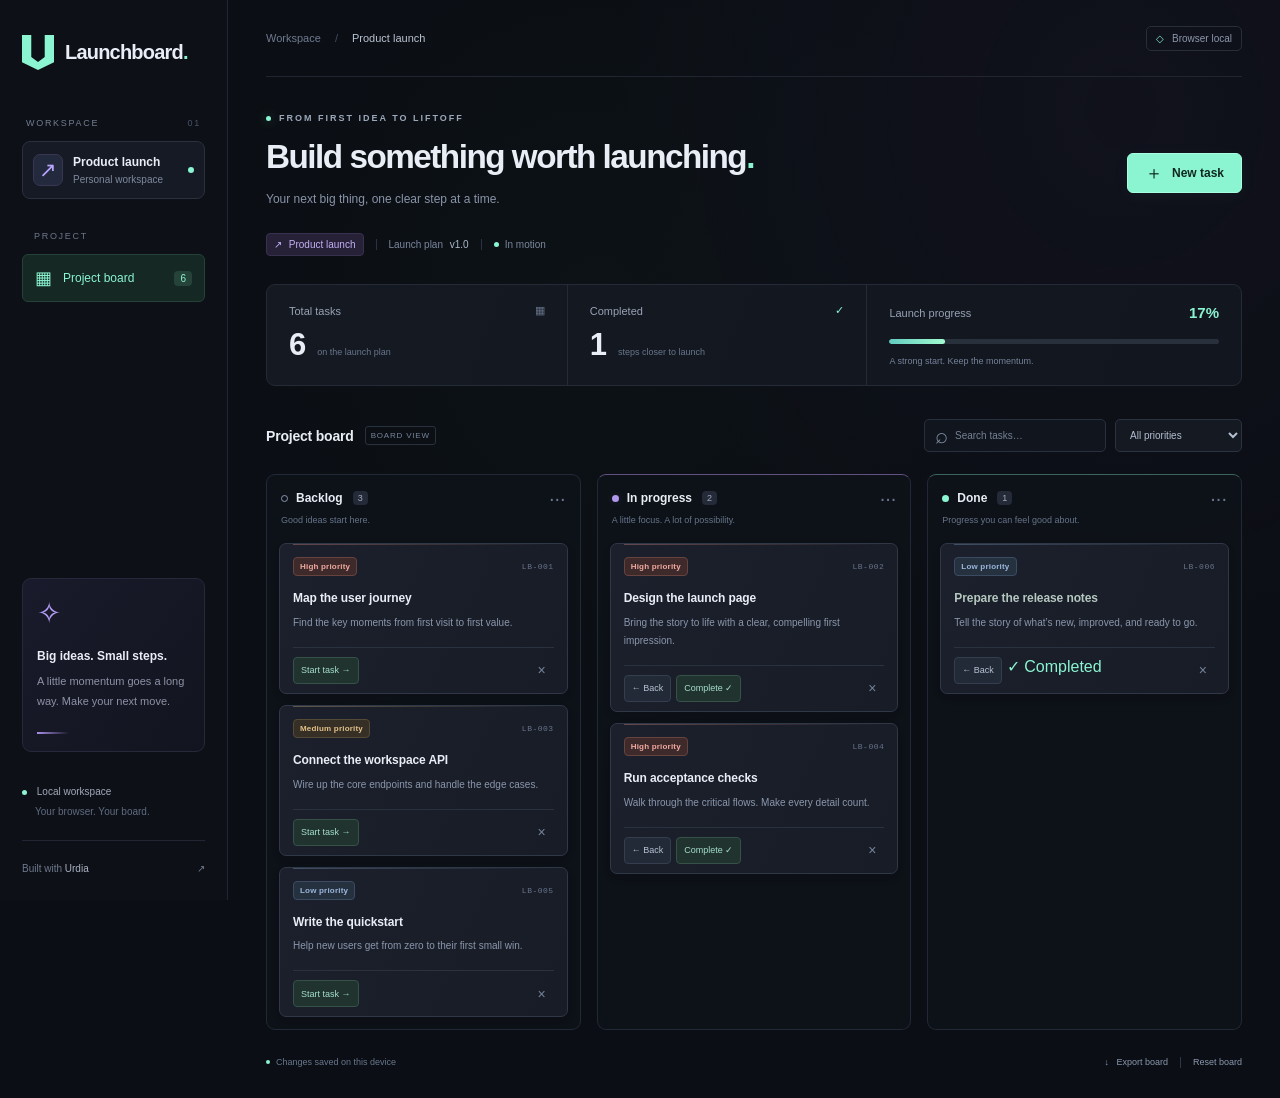
<file: examples/launchboard/app/index.html>
<!doctype html>
<html lang="en">
<head>
  <meta charset="utf-8">
  <meta name="viewport" content="width=device-width, initial-scale=1">
  <meta name="color-scheme" content="dark">
  <meta name="theme-color" content="#0b0e14">
  <title>Launchboard — Workspace</title>
  <link rel="stylesheet" href="styles.css">
  <script src="app.js" defer></script>
</head>
<body>
  <div class="app-shell">
    <aside class="sidebar" aria-label="Project navigation">
      <a class="brand" href="#main"><span class="u-mark" aria-hidden="true">U</span><span>Launchboard<span class="brand-dot">.</span></span></a>
      <div class="workspace-label">WORKSPACE <span>01</span></div>
      <div class="project-link"><span class="project-symbol" aria-hidden="true">↗</span><span>Product launch<small>Personal workspace</small></span><span class="live-dot" aria-label="Active project"></span></div>
      <div class="rail-heading">PROJECT</div>
      <a class="nav-link active" href="#board"><span aria-hidden="true">▦</span> Project board <span class="nav-count" id="rail-count">6</span></a>
      <div class="sidebar-note"><span class="note-orbit" aria-hidden="true">✧</span><strong>Big ideas. Small steps.</strong><p>A little momentum goes a long way. Make your next move.</p><span class="note-line"></span></div>
      <div class="sidebar-bottom"><span class="local-indicator"></span> Local workspace<span class="local-detail">Your browser. Your board.</span><span class="credit">Built with <strong>Urdia</strong> <span aria-hidden="true">↗</span></span></div>
    </aside>
    <main id="main">
      <div class="topbar"><div class="breadcrumb">Workspace <span>/</span> <strong>Product launch</strong></div><span class="private-badge"><span aria-hidden="true">◇</span> Browser local</span></div>
      <header class="project-header">
        <div class="eyebrow"><span></span> FROM FIRST IDEA TO LIFTOFF</div>
        <div class="title-row"><div><h1>Build something<br class="mobile-break"> worth launching<span>.</span></h1><p>Your next big thing, one clear step at a time.</p></div><button class="primary-button" id="new-task" type="button"><span aria-hidden="true">＋</span> New task</button></div>
        <div class="project-meta"><span class="project-tag"><span aria-hidden="true">↗</span> Product launch</span><span class="meta-separator"></span><span>Launch plan <span class="version">v1.0</span></span><span class="meta-separator"></span><span class="active-status"><i></i> In motion</span></div>
      </header>
      <section class="metrics" aria-label="Project progress">
        <div class="metric"><span class="metric-label">Total tasks <span aria-hidden="true">▦</span></span><div><strong id="total-count">6</strong><span class="metric-caption">on the launch plan</span></div></div>
        <div class="metric"><span class="metric-label">Completed <span class="mint" aria-hidden="true">✓</span></span><div><strong id="done-count">1</strong><span class="metric-caption">steps closer to launch</span></div></div>
        <div class="metric progress-metric"><span class="metric-label">Launch progress <span class="mint" id="completion-rate">17%</span></span><div class="progress-track" role="progressbar" aria-label="Tasks completed" aria-valuemin="0" aria-valuemax="100" aria-valuenow="17" id="completion-progress"><div id="progress-fill"></div></div><span class="progress-caption" id="progress-caption">A strong start. Keep the momentum.</span></div>
      </section>
      <div class="board-toolbar"><div class="board-label"><h2>Project board</h2><span class="board-view">BOARD VIEW</span></div><div class="filters"><label class="search-box" for="search"><span aria-hidden="true">⌕</span><input id="search" type="search" placeholder="Search tasks…" autocomplete="off" aria-label="Search tasks"></label><label class="priority-control"><span class="sr-only">Filter by priority</span><select id="priority-filter"><option value="all">All priorities</option><option value="high">High priority</option><option value="medium">Medium priority</option><option value="low">Low priority</option></select></label></div></div>
      <p id="saving-warning" class="saving-warning" role="status" hidden></p>
      <div id="board" class="board">
        <section class="lane" data-lane="backlog" aria-labelledby="backlog-heading"><div class="lane-heading"><h3 id="backlog-heading"><span class="lane-dot backlog-dot"></span>Backlog <span class="lane-count">3</span></h3><span class="lane-symbol" aria-hidden="true">···</span></div><p class="lane-caption">Good ideas start here.</p><div class="task-list"></div></section>
        <section class="lane" data-lane="progress" aria-labelledby="progress-heading"><div class="lane-heading"><h3 id="progress-heading"><span class="lane-dot progress-dot"></span>In progress <span class="lane-count">2</span></h3><span class="lane-symbol" aria-hidden="true">···</span></div><p class="lane-caption">A little focus. A lot of possibility.</p><div class="task-list"></div></section>
        <section class="lane" data-lane="done" aria-labelledby="done-heading"><div class="lane-heading"><h3 id="done-heading"><span class="lane-dot done-dot"></span>Done <span class="lane-count">1</span></h3><span class="lane-symbol" aria-hidden="true">···</span></div><p class="lane-caption">Progress you can feel good about.</p><div class="task-list"></div></section>
      </div>
      <footer class="board-footer"><span><span class="local-indicator"></span><span id="save-status">Changes saved on this device</span></span><div><button id="export-board" type="button"><span aria-hidden="true">↓</span> Export board</button><span class="footer-divider"></span><button id="reset-board" type="button">Reset board</button></div></footer>
    </main>
  </div>
  <dialog id="task-dialog" aria-labelledby="dialog-title" aria-describedby="dialog-description"><form id="task-form" novalidate><div class="dialog-eyebrow">MAKE YOUR NEXT MOVE</div><h2 id="dialog-title">A new step forward.</h2><p id="dialog-description">Add a task to your launch backlog.</p><label for="task-title">Task title <span>*</span></label><input id="task-title" name="title" required maxlength="80" placeholder="What needs to happen?" aria-describedby="title-error" autocomplete="off"><p id="title-error" class="field-error" role="alert" hidden></p><label for="task-description">Description <span class="optional">Optional</span></label><textarea id="task-description" name="description" maxlength="280" rows="4" placeholder="A few details to guide the way…"></textarea><label for="task-priority">Priority</label><select id="task-priority" name="priority"><option value="medium">Medium priority</option><option value="high">High priority</option><option value="low">Low priority</option></select><p id="form-error" class="field-error" role="alert" hidden></p><div class="dialog-actions"><button id="cancel-task" class="secondary-button" type="button">Cancel</button><button id="save-task" class="primary-button" type="submit">Create task <span aria-hidden="true">↗</span></button></div></form></dialog>
  <div id="announcements" class="sr-only" role="status" aria-live="polite"></div>
</body>
</html>
</file>
<file: examples/launchboard/app/styles.css>
:root{font-family:Inter,ui-sans-serif,-apple-system,BlinkMacSystemFont,"Segoe UI",sans-serif;color:#e9edf5;background:#0b0e14;font-synthesis:none;--mint:#8bf5d1;--muted:#818a9c;--border:#242a36}*{box-sizing:border-box}body{margin:0;min-width:0}button,input,textarea,select{font:inherit}button,a,input,textarea,select{-webkit-tap-highlight-color:transparent}button{cursor:pointer}button:disabled{cursor:default;opacity:.35}a{color:inherit;text-decoration:none}button:focus-visible,a:focus-visible,input:focus-visible,select:focus-visible,textarea:focus-visible{outline:2px solid var(--mint);outline-offset:4px}button{transition:background .18s,border-color .18s,transform .18s}button:hover{filter:brightness(1.15)}[hidden]{display:none!important}.app-shell{display:grid;grid-template-columns:228px minmax(0,1fr);min-height:100vh}.sidebar{padding:35px 22px 23px;background:#0d1017;border-right:1px solid #222632;display:flex;flex-direction:column;position:sticky;top:0;height:100vh}.brand{display:flex;align-items:center;gap:11px;font-size:20px;font-weight:750;letter-spacing:-.8px;white-space:nowrap}.brand-dot{color:var(--mint)}.u-mark{display:grid;place-items:center;width:32px;height:35px;color:#0b1717;background:var(--mint);font-size:25px;font-weight:900;clip-path:polygon(0 0,29% 0,29% 63%,50% 77%,71% 63%,71% 0,100% 0,100% 78%,50% 100%,0 78%);padding-bottom:9px;font-size:0}.workspace-label{display:flex;justify-content:space-between;font-size:9px;letter-spacing:1.7px;color:#737e91;margin:48px 4px 13px}.workspace-label span{color:#495367}.project-link{display:flex;align-items:center;gap:10px;border:1px solid #2a303e;border-radius:8px;background:#151a24;padding:12px 10px;font-size:12px;font-weight:600}.project-link small{display:block;margin-top:5px;font-size:10px;font-weight:400;color:#7e899d}.project-symbol{background:#232a3d;color:#b9a5ff;border:1px solid #383653;border-radius:7px;font-size:21px;width:30px;height:32px;display:grid;place-items:center}.live-dot,.local-indicator{width:6px;height:6px;border-radius:50%;background:var(--mint);flex-shrink:0}.live-dot{margin-left:auto}.rail-heading{font-size:9px;letter-spacing:1.7px;color:#6c778b;margin:32px 12px 13px}.nav-link{display:flex;align-items:center;gap:11px;font-size:12px;padding:12px;border-radius:6px}.nav-link.active{color:var(--mint);background:#152823;border:1px solid #254238}.nav-link>span:first-child{font-size:18px}.nav-count{margin-left:auto;font-size:10px;background:#254338;padding:2px 6px;border-radius:4px}.sidebar-note{border:1px solid #28283a;background:linear-gradient(130deg,#191a2b,#12151f);padding:17px 14px;border-radius:9px;margin-top:auto;margin-bottom:31px;position:relative;overflow:hidden}.note-orbit{display:block;color:#b6a1fc;font-size:29px;margin-bottom:16px}.sidebar-note strong{font-size:12px;font-weight:600}.sidebar-note p{font-size:11px;line-height:1.8;color:#8d92a6;margin:8px 0 20px}.note-line{display:block;height:2px;width:32px;background:linear-gradient(90deg,#aa8de9,transparent)}.sidebar-bottom{font-size:10px;color:#a0a9b9;line-height:1.7}.sidebar-bottom>.local-indicator{display:inline-block;margin-right:7px;width:5px;height:5px}.local-detail{display:block;font-size:10px;color:#5f6b80;margin:3px 0 20px 13px}.credit{border-top:1px solid #222632;display:block;padding-top:19px;font-size:10px;color:#6f7a8d}.credit strong{color:#abb4c4;font-weight:500}.credit>span{float:right}main{min-width:0;padding:0 38px 25px;background:radial-gradient(ellipse at 85% 10%,#29213f30,transparent 40%),radial-gradient(ellipse at 35% 28%,#19413313,transparent 45%)}.topbar{height:77px;display:flex;align-items:center;justify-content:space-between;border-bottom:1px solid #202530;font-size:11px}.breadcrumb{color:#6f7b90}.breadcrumb span{margin:0 11px;color:#424c60}.breadcrumb strong{color:#bac3d1;font-weight:500}.private-badge{color:#8b97aa;border:1px solid #272e3a;border-radius:5px;padding:6px 9px;font-size:10px}.private-badge>span{color:var(--mint);margin-right:5px}.project-header{padding:36px 0 28px}.eyebrow{color:#9ca8b8;letter-spacing:2px;font-size:9px;font-weight:600;display:flex;align-items:center;gap:8px}.eyebrow>span{height:5px;width:5px;background:var(--mint);box-shadow:0 0 12px #8bf5d166;border-radius:50%}.title-row{display:flex;align-items:center;justify-content:space-between;gap:18px;margin-top:14px}h1{font-size:clamp(26px,2.6vw,38px);letter-spacing:-1.5px;font-weight:650;line-height:1.2;margin:0}h1>span{color:var(--mint)}.mobile-break{display:none}.title-row p{color:#8994a8;font-size:12px;line-height:1.7;margin:12px 0 0}.primary-button{background:var(--mint);color:#102720;border:1px solid #a7ffe0;border-radius:6px;padding:11px 17px;font-size:12px;font-weight:650;display:inline-flex;align-items:center;justify-content:center;gap:9px;white-space:nowrap;box-shadow:0 3px 18px #8bf5d10b}.primary-button>span{font-size:18px;line-height:16px}.project-meta{display:flex;align-items:center;gap:12px;font-size:10px;color:#7b879d;margin-top:24px;flex-wrap:wrap}.project-tag{color:#c2b1f6;background:#262137;border:1px solid #39304f;border-radius:4px;padding:5px 7px}.project-tag>span{margin-right:4px}.meta-separator{height:11px;width:1px;background:#2b3140}.version{color:#acb7c9;margin-left:4px}.active-status{display:flex;align-items:center;gap:6px}.active-status i{width:5px;height:5px;border-radius:50%;background:var(--mint)}.metrics{display:grid;grid-template-columns:1fr 1fr 1.25fr;border:1px solid var(--border);border-radius:9px;background:linear-gradient(110deg,#141922,#12161f);overflow:hidden}.metric{padding:19px 22px;min-width:0}.metric+.metric{border-left:1px solid var(--border)}.metric-label{display:flex;align-items:center;justify-content:space-between;font-size:11px;color:#98a3b5}.metric-label>span{color:#647187}.metric-label>.mint,.mint{color:var(--mint)}.metric>div:not(.progress-track){display:flex;align-items:baseline;gap:12px;margin-top:12px}.metric strong{font-size:31px;font-weight:550;line-height:1;letter-spacing:-1px}.metric-caption{font-size:9px;color:#68768c}.progress-metric .metric-label>span{font-size:15px;font-weight:600}.progress-track{height:5px;background:#28303b;border-radius:9px;margin-top:18px;overflow:hidden}.progress-track>div{height:100%;width:17%;background:linear-gradient(90deg,#63cbbf,#a1fbd0);border-radius:9px;transition:width .3s}.progress-caption{display:block;font-size:9px;color:#758299;margin-top:12px}.board-toolbar{display:flex;justify-content:space-between;align-items:center;gap:15px;margin:33px 0 22px}.board-label{display:flex;align-items:center;gap:11px}.board-label h2{font-size:14px;font-weight:600;letter-spacing:-.2px;margin:0}.board-view{font-size:8px;letter-spacing:.8px;color:#78859b;border:1px solid #29313d;border-radius:3px;padding:4px 5px}.filters{display:flex;gap:9px}.search-box{display:flex;align-items:center;gap:7px;border:1px solid #29303d;background:#11151d;padding:0 10px;border-radius:5px;color:#7d8ba2}.search-box>span{font-size:22px;line-height:1}.search-box input{width:140px;min-width:0;background:transparent;border:0;color:#d5ddea;font-size:10px;padding:10px 0;outline-offset:0}.search-box input::placeholder{color:#758196}select{color:#b5bfd0;border:1px solid #2b3240;background:#141922;border-radius:5px;padding:9px 26px 9px 10px;font-size:10px;max-width:100%}.board{display:grid;grid-template-columns:repeat(3,minmax(0,1fr));gap:16px;align-items:stretch}.lane{min-width:0;background:#10141c99;border:1px solid #222936;border-radius:9px;padding:16px 12px 12px;min-height:430px;position:relative}.lane[data-lane=progress]{border-top-color:#635183}.lane[data-lane=done]{border-top-color:#3b665b}.lane-heading{display:flex;justify-content:space-between;align-items:center;padding:0 2px}.lane-heading h3{display:flex;align-items:center;gap:8px;margin:0;font-weight:600;font-size:12px}.lane-dot{height:7px;width:7px;border-radius:50%;display:inline-block}.backlog-dot{border:1.5px solid #8b97b0}.progress-dot{background:#b297ef;box-shadow:0 0 9px #b297ef22}.done-dot{background:var(--mint)}.lane-count{font-size:9px;font-weight:500;background:#242a37;color:#a0acbf;padding:2px 5px;border-radius:4px;margin-left:2px}.lane-symbol{font-size:20px;color:#6c778c;line-height:10px}.lane-caption{font-size:9px;color:#66748a;margin:10px 2px 18px}.task-list{display:flex;flex-direction:column;gap:11px}.task-card{background:linear-gradient(115deg,#1b202c,#171c26);border:1px solid #303747;border-radius:7px;padding:13px 13px 0;position:relative;overflow:hidden;min-width:0;box-shadow:0 4px 12px #0000000c}.task-card::before{position:absolute;content:"";top:0;left:13px;right:13px;height:1px;background:linear-gradient(90deg,#f2968b55,transparent)}.task-card[data-priority=medium]::before{background:linear-gradient(90deg,#e5c48655,transparent)}.task-card[data-priority=low]::before{background:linear-gradient(90deg,#89acd155,transparent)}.card-top{display:flex;justify-content:space-between;align-items:center;gap:8px}.priority-badge{font-size:8px;font-weight:550;letter-spacing:.2px;padding:4px 6px;border:1px solid #66433e;border-radius:4px;color:#f2aaa0;background:#3e2a2b}.priority-badge.medium{color:#e3c18a;background:#352f25;border-color:#554a36}.priority-badge.low{color:#9cb7dc;background:#263140;border-color:#3b4b62}.task-number{font-size:8px;letter-spacing:.5px;color:#68758b;font-family:ui-monospace,SFMono-Regular,Consolas,monospace}.task-card h4{font-size:12px;font-weight:600;line-height:1.55;letter-spacing:-.1px;margin:13px 0 6px;overflow-wrap:anywhere}.task-card p{font-size:10px;line-height:1.8;color:#8b97ac;margin:0 0 15px;overflow-wrap:anywhere;white-space:pre-wrap}.card-actions{border-top:1px solid #2a3240;padding:9px 0;display:flex;align-items:center;justify-content:space-between;gap:4px}.card-moves{display:flex;gap:5px}.card-actions button{border:1px solid #343e4e;border-radius:4px;background:#222a37;color:#b5c2d5;font-size:9px;padding:5px 7px;min-height:27px}.card-actions button[data-action=next]{color:#a5decc;border-color:#355148;background:#20332e}.card-actions button[data-action=delete]{font-size:14px;padding:3px 7px;background:transparent;border-color:transparent;color:#76849b}.task-card[data-status=done] h4{color:#b5c8c0}.empty-lane{border:1px dashed #303948;border-radius:7px;padding:25px 12px;color:#79879d;font-size:11px;line-height:1.8;text-align:center;overflow-wrap:anywhere}.board-footer{display:flex;align-items:center;justify-content:space-between;gap:15px;color:#68778e;font-size:9px;margin-top:21px}.board-footer>span{display:flex;align-items:center;gap:6px}.board-footer .local-indicator{width:4px;height:4px}.board-footer>div{display:flex;gap:12px;align-items:center}.board-footer button{font-size:9px;border:0;background:transparent;color:#8b99af;padding:6px 0;white-space:nowrap}.board-footer button>span{margin-right:5px}.footer-divider{width:1px;height:11px;background:#303746}.saving-warning{color:#e9c78b;border:1px solid #695233;background:#30271b;padding:12px;border-radius:6px;font-size:12px;line-height:1.6}dialog{background:#151b25;color:#e9edf5;border:1px solid #394353;border-radius:13px;padding:30px;width:min(450px,calc(100% - 32px));max-height:calc(100dvh - 32px);box-shadow:0 30px 100px #0008}dialog::backdrop{background:#05080dc9;backdrop-filter:blur(6px)}.dialog-eyebrow{font-size:9px;letter-spacing:1.8px;color:var(--mint);margin-bottom:13px}dialog h2{font-size:25px;letter-spacing:-.7px;margin:0 0 10px}dialog p{font-size:12px;color:#94a0b5;line-height:1.6;margin-bottom:24px}dialog label{display:block;font-size:12px;margin:18px 0 9px}dialog label>span{color:var(--mint)}dialog label>.optional{color:#6d7c92;font-size:10px;margin-left:6px}dialog input,dialog textarea,dialog select{width:100%;color:#e4eaf4;background:#0d131c;border:1px solid #354052;border-radius:5px;padding:11px;font-size:12px}dialog textarea{resize:vertical;min-height:80px;max-height:220px}dialog input::placeholder,dialog textarea::placeholder{color:#6b7990}.dialog-actions{display:flex;justify-content:flex-end;gap:10px;margin-top:26px}.secondary-button{background:#222b39;border:1px solid #3b4658;border-radius:6px;color:#c1cbda;padding:10px 17px;font-size:12px}.field-error{color:#ffaaa0!important;font-size:11px!important;margin:7px 0!important}input[aria-invalid=true]{border-color:#ed8d87}.sr-only{position:absolute;width:1px;height:1px;padding:0;margin:-1px;overflow:hidden;clip:rect(0,0,0,0);white-space:nowrap;border:0}@media(min-width:1600px){main{padding-left:55px;padding-right:55px}.lane{min-height:480px}.task-card{padding:17px 17px 0}.task-card h4{font-size:14px}.task-card p{font-size:11px}}@media(max-width:1150px){.app-shell{grid-template-columns:195px minmax(0,1fr)}.sidebar{padding:28px 16px}.brand{font-size:17px;gap:8px}main{padding:0 23px 25px}.metric{padding:17px}.metric-caption{display:none}.board{gap:10px}.lane{padding:14px 9px 9px}.task-card{padding:12px 10px 0}.board-view{display:none}.search-box input{width:115px}.title-row{align-items:flex-start}h1{font-size:30px;max-width:450px}.title-row .primary-button{margin-top:5px}.card-actions button{padding:5px}.card-moves{gap:3px}}@media(max-width:850px){.app-shell{grid-template-columns:1fr}.sidebar{height:auto;position:static;padding:18px 23px;flex-direction:row;align-items:center;justify-content:space-between;border-right:0;border-bottom:1px solid #242a36;gap:15px}.brand{font-size:20px}.workspace-label,.project-link,.rail-heading,.nav-link,.sidebar-note,.sidebar-bottom>.local-indicator,.local-detail{display:none}.sidebar-bottom{font-size:0}.credit{border:0;padding:0;font-size:9px;white-space:nowrap}.credit>span{float:none;margin-left:7px}.topbar{height:57px}.project-header{padding-top:28px}.board{gap:12px}.lane{min-height:415px}.metric-caption{display:inline;font-size:8px}.metric>div:not(.progress-track){gap:8px}.card-actions button{font-size:8px}.task-card h4{font-size:11px}.task-card p{font-size:9px}.board-toolbar{margin-top:28px}}@media(max-width:620px){main{padding:0 18px 24px}.sidebar{padding:17px 18px}.brand{font-size:18px}.u-mark{width:26px;height:29px}.topbar{font-size:10px}.private-badge{font-size:8px;padding:5px 6px}.breadcrumb span{margin:0 6px}.project-header{padding:27px 0 23px}.eyebrow{font-size:8px;letter-spacing:1.5px}.title-row{flex-wrap:wrap;gap:17px;margin-top:15px}h1{font-size:31px;letter-spacing:-1.2px}.mobile-break{display:block}.title-row p{font-size:11px;margin-top:10px}.title-row .primary-button{margin:0;width:100%;padding:11px}.project-meta{gap:9px;font-size:9px;margin-top:19px}.project-tag{padding:4px 6px}.metrics{grid-template-columns:1fr 1fr}.metric{padding:16px}.metric strong{font-size:28px}.metric-caption{font-size:8px;line-height:1.5;max-width:65px}.metric-label{font-size:10px}.progress-metric{grid-column:1/-1;border-left:0!important;border-top:1px solid var(--border);padding:14px 16px}.progress-track{margin-top:12px;height:4px}.progress-caption{margin-top:9px;font-size:9px}.board-toolbar{align-items:stretch;flex-direction:column;margin:27px 0 18px;gap:15px}.board-label{justify-content:space-between}.board-view{display:inline}.filters{gap:8px}.search-box{flex:1;min-width:0}.search-box input{width:100%;font-size:11px;padding:11px 0}.priority-control{flex-shrink:0}.priority-control select{height:37px;font-size:10px;max-width:135px}.board{grid-template-columns:minmax(0,1fr);gap:19px}.lane{min-height:0;padding:16px 12px 12px}.lane-heading h3{font-size:13px}.lane-caption{font-size:10px;margin-bottom:16px}.task-card{padding:15px 14px 0}.priority-badge{font-size:9px}.task-number{font-size:9px}.task-card h4{font-size:14px;margin-top:12px}.task-card p{font-size:11px;margin-bottom:15px}.card-actions{padding:10px 0}.card-actions button{font-size:10px;padding:6px 9px;min-height:30px}.card-actions button[data-action=delete]{font-size:16px}.board-footer{align-items:flex-start;flex-direction:column;gap:10px;margin-top:20px}.board-footer>div{width:100%;justify-content:flex-end}.board-footer button{font-size:10px}.sidebar-bottom .credit{font-size:8px}.credit>span{margin-left:3px}dialog{padding:24px 20px}.dialog-actions .primary-button{padding-left:13px;padding-right:13px}}@media(prefers-reduced-motion:reduce){*,*::before,*::after{transition:none!important;scroll-behavior:auto!important}}
</file>
